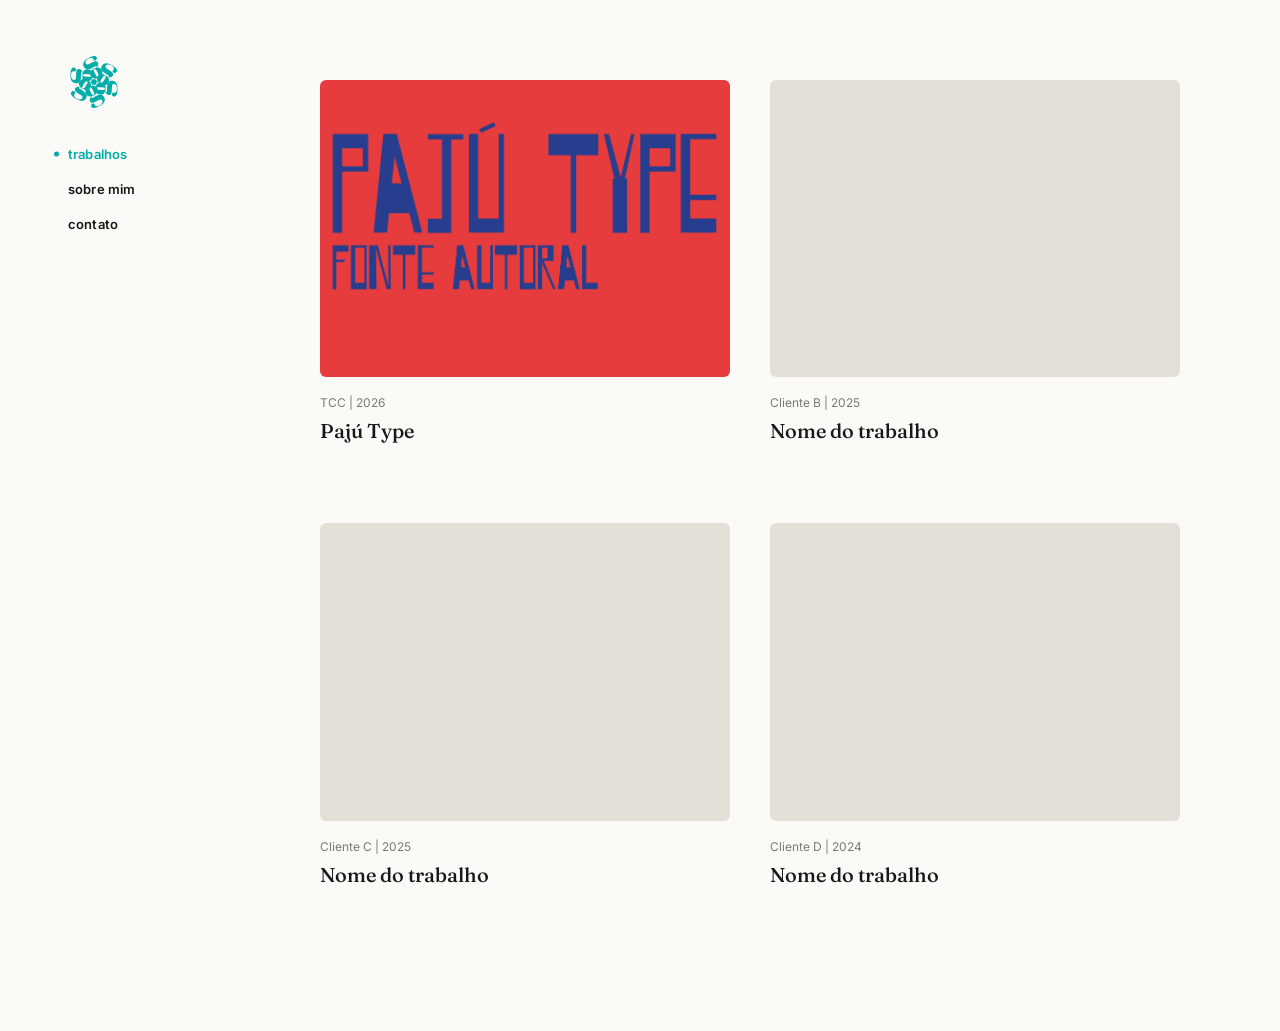
<file: index.html>
<!DOCTYPE html>
<html lang="pt-BR">
<head>
<meta charset="UTF-8">
<meta name="viewport" content="width=device-width, initial-scale=1.0">
<title>[Seu Nome] — Design de produto</title>
<link rel="preconnect" href="https://fonts.googleapis.com">
<link href="https://fonts.googleapis.com/css2?family=Fraunces:ital,wght@0,400;0,500;1,500&family=Inter:wght@400;500;600;700&display=swap" rel="stylesheet">
<link rel="stylesheet" href="style.css">
</head>
<body>
  <div class="shell">
    <aside class="sidebar" id="sidebar"></aside>

    <main class="main">
      <div class="work-grid" id="work-grid"></div>
    </main>
  </div>

  <script src="data.js"></script>
  <script src="components.js"></script>
  <script>
    window.ACTIVE_NAV = "trabalhos";

    function renderWorkGrid() {
      const grid = document.getElementById("work-grid");
      grid.innerHTML = PROJECTS.map(p => `
        <a class="work-card" href="trabalho.html?slug=${p.slug}">
          <div class="work-thumb">
            ${p.cover ? `<img src="${p.cover}" alt="${p.title}">` : ""}
          </div>
          <p class="meta-line">${p.client} | ${p.year}</p>
          <p class="work-title">${p.title}</p>
        </a>
      `).join("");
    }
    document.addEventListener("DOMContentLoaded", renderWorkGrid);
  </script>
</body>
</html>
</file>
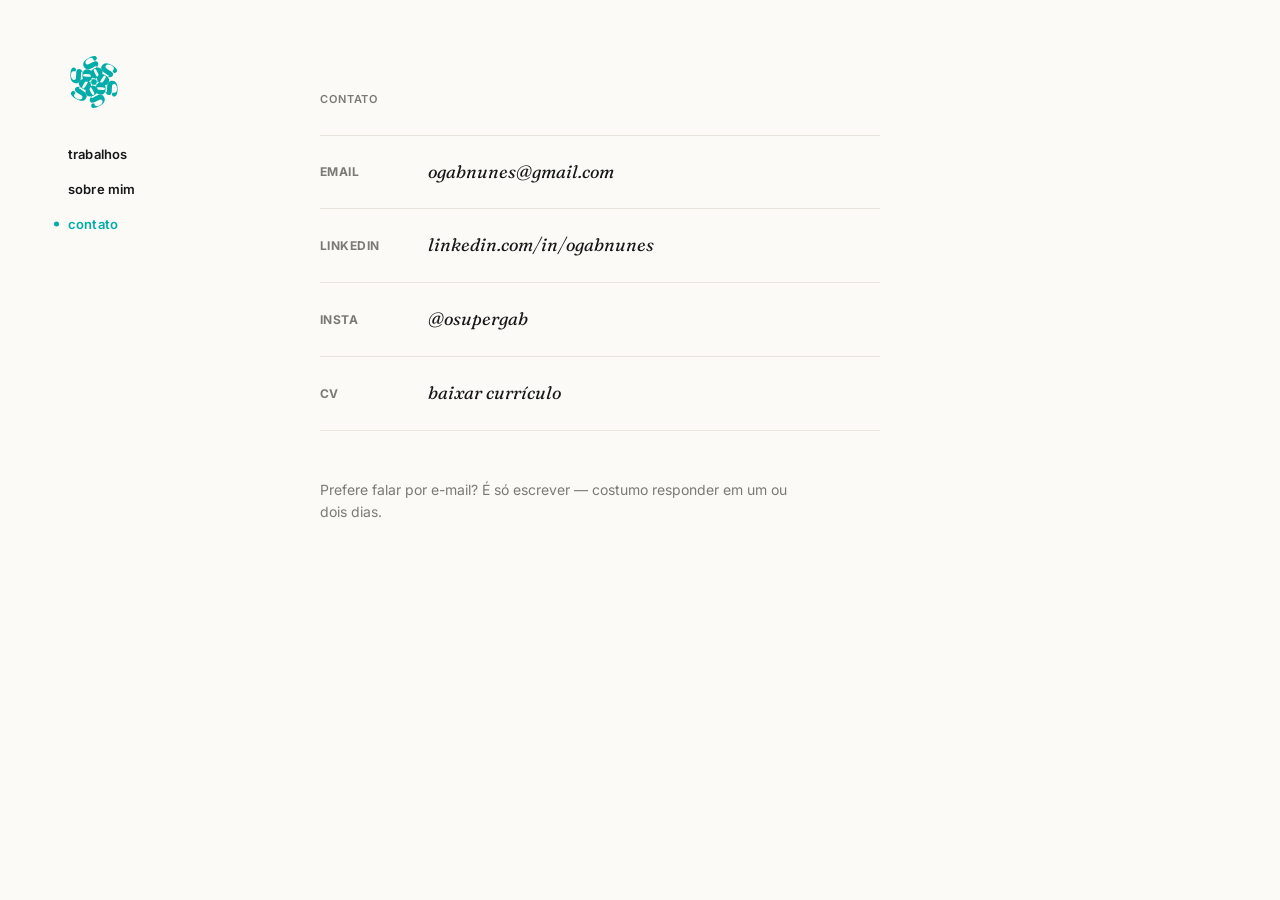
<file: contato.html>
<!DOCTYPE html>
<html lang="pt-BR">
<head>
<meta charset="UTF-8">
<meta name="viewport" content="width=device-width, initial-scale=1.0">
<title>Contato — [Seu Nome]</title>
<link rel="preconnect" href="https://fonts.googleapis.com">
<link href="https://fonts.googleapis.com/css2?family=Fraunces:ital,wght@0,400;0,500;1,500&family=Inter:wght@400;500;600;700&display=swap" rel="stylesheet">
<link rel="stylesheet" href="style.css">
</head>
<body>
  <div class="shell">
    <aside class="sidebar" id="sidebar"></aside>

    <main class="main">
      <p class="eyebrow" style="margin-bottom:26px;">contato</p>

      <div class="contact-list" id="contact-list"></div>

      <p class="contact-note">Prefere falar por e-mail? É só escrever — costumo responder em um ou dois dias.</p>
    </main>
  </div>

  <script src="data.js"></script>
  <script src="components.js"></script>
  <script>
    window.ACTIVE_NAV = "contato";

    document.addEventListener("DOMContentLoaded", () => {
      const rows = [
        { label: "email", value: SITE.email, href: `mailto:${SITE.email}` },
        { label: "linkedin", value: SITE.linkedin, href: `https://${SITE.linkedin}` },
        { label: "insta", value: SITE.instagram, href: `https://instagram.com/${SITE.instagram.replace("@","")}` },
        { label: "cv", value: "baixar currículo", href: SITE.cv },
      ];

      document.getElementById("contact-list").innerHTML = rows.map(r => `
        <a class="contact-row" href="${r.href}" target="_blank" rel="noopener">
          <span class="label">${r.label}</span>
          <span class="value">${r.value}</span>
          <span class="arrow">&rarr;</span>
        </a>
      `).join("");
    });
  </script>
</body>
</html>
</file>
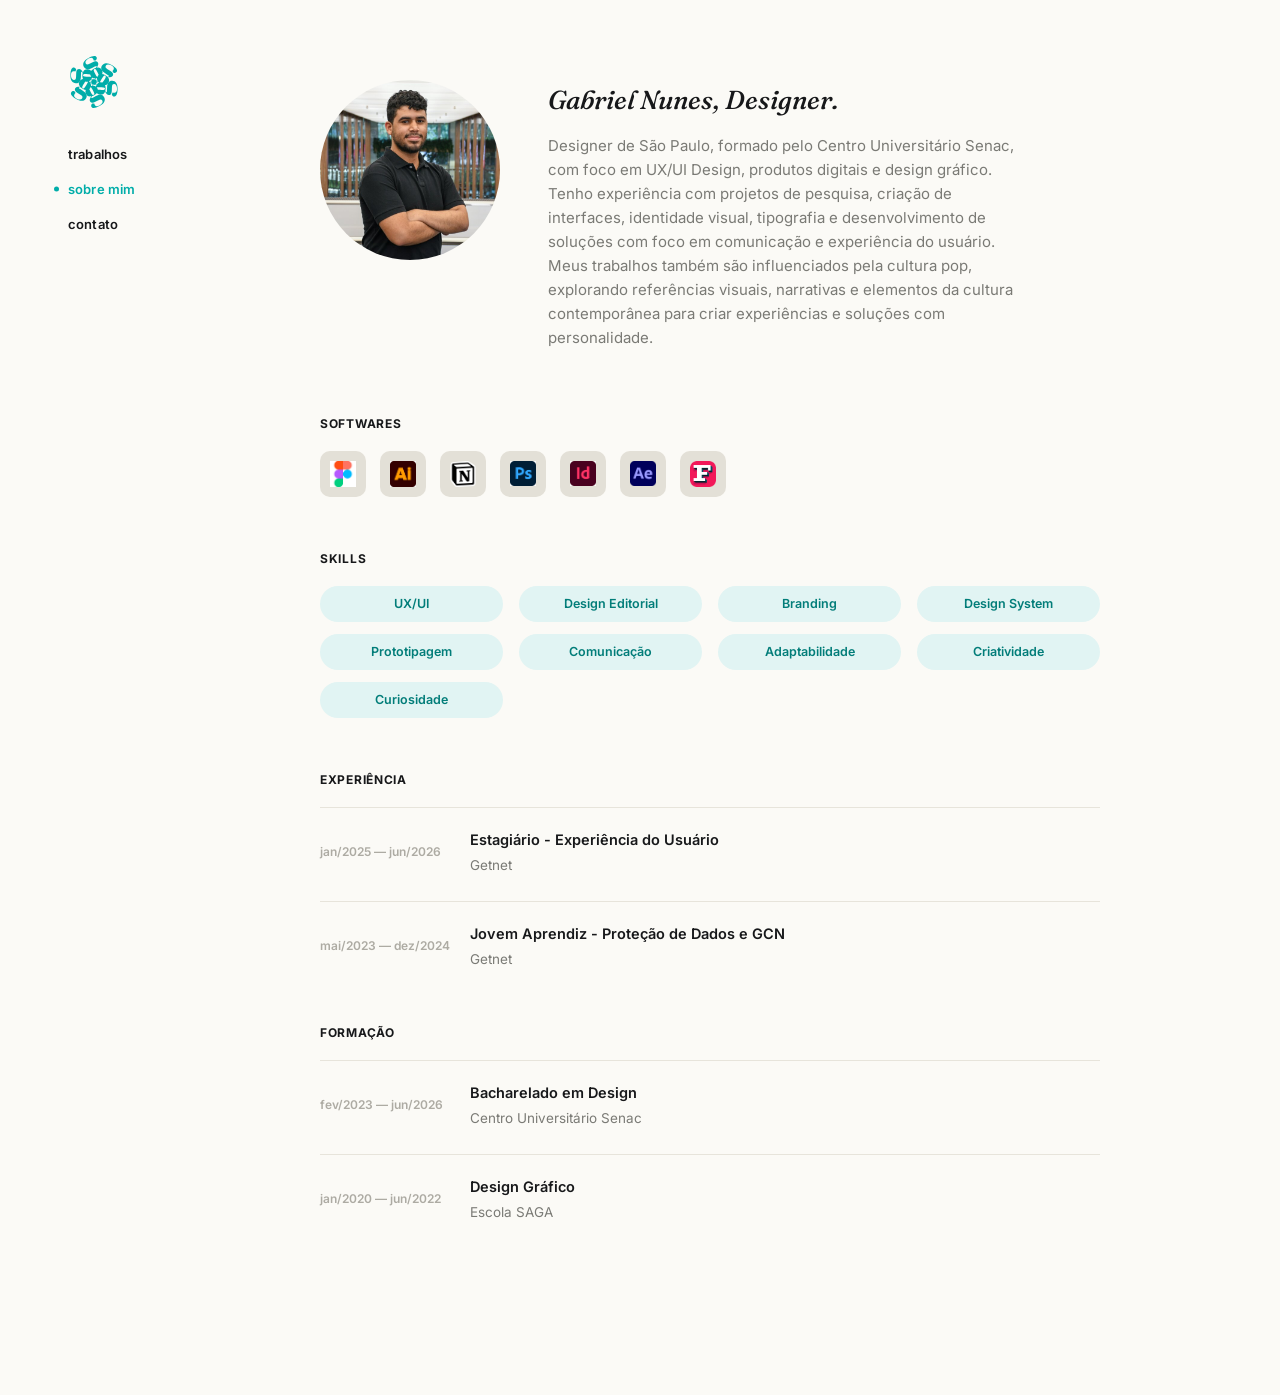
<file: sobre.html>
<!DOCTYPE html>
<html lang="pt-BR">
<head>
<meta charset="UTF-8">
<meta name="viewport" content="width=device-width, initial-scale=1.0">
<title>Sobre — [Seu Nome]</title>
<link rel="preconnect" href="https://fonts.googleapis.com">
<link href="https://fonts.googleapis.com/css2?family=Fraunces:ital,wght@0,400;0,500;1,500&family=Inter:wght@400;500;600;700&display=swap" rel="stylesheet">
<link rel="stylesheet" href="style.css">
</head>
<body>
  <div class="shell">
    <aside class="sidebar" id="sidebar"></aside>

    <main class="main">
      <div class="about-top">
        <div class="about-photo" id="about-photo"></div>
        <div class="about-copy">
          <h1 id="about-name"></h1>
          <p id="about-intro"></p>
        </div>
      </div>

      <div class="about-section">
        <p class="section-label">softwares</p>
        <div class="software-row" id="software-row"></div>
      </div>

      <div class="about-section">
        <p class="section-label">skills</p>
        <div class="skills-grid" id="skills-grid"></div>
      </div>

      <div class="about-section">
        <p class="section-label">experiência</p>
        <div class="timeline" id="experience-list"></div>
      </div>

      <div class="about-section">
        <p class="section-label">formação</p>
        <div class="timeline" id="education-list"></div>
      </div>
    </main>
  </div>

  <script src="data.js"></script>
  <script src="components.js"></script>
  <script>
    window.ACTIVE_NAV = "sobre";

    document.addEventListener("DOMContentLoaded", () => {
      document.getElementById("about-name").textContent = `${SITE.name}, ${SITE.role}.`;

      if (ABOUT.photo) {
        document.getElementById("about-photo").innerHTML = `<img src="${ABOUT.photo}" alt="${SITE.name}">`;
      }
      document.getElementById("about-intro").innerHTML = ABOUT.intro.split("\n\n").map(p => `<p>${p}</p>`).join("");

      document.getElementById("software-row").innerHTML = ABOUT.softwares.map(s => `
        <div class="software-chip" title="${s.name}"><img src="${s.icon}" alt="${s.name}"></div>
      `).join("");

      document.getElementById("skills-grid").innerHTML = ABOUT.skills.map(s => `
        <div class="skill-pill">${s}</div>
      `).join("");

      document.getElementById("experience-list").innerHTML = ABOUT.experience.map(e => `
        <div class="timeline-item">
          <p class="period">${e.period}</p>
          <div>
            <p class="role">${e.role}</p>
            <p class="org">${e.org}</p>
          </div>
        </div>
      `).join("");

      document.getElementById("education-list").innerHTML = ABOUT.education.map(e => `
        <div class="timeline-item">
          <p class="period">${e.period}</p>
          <div>
            <p class="role">${e.role}</p>
            <p class="org">${e.org}</p>
          </div>
        </div>
      `).join("");
    });
  </script>
</body>
</html>
</file>
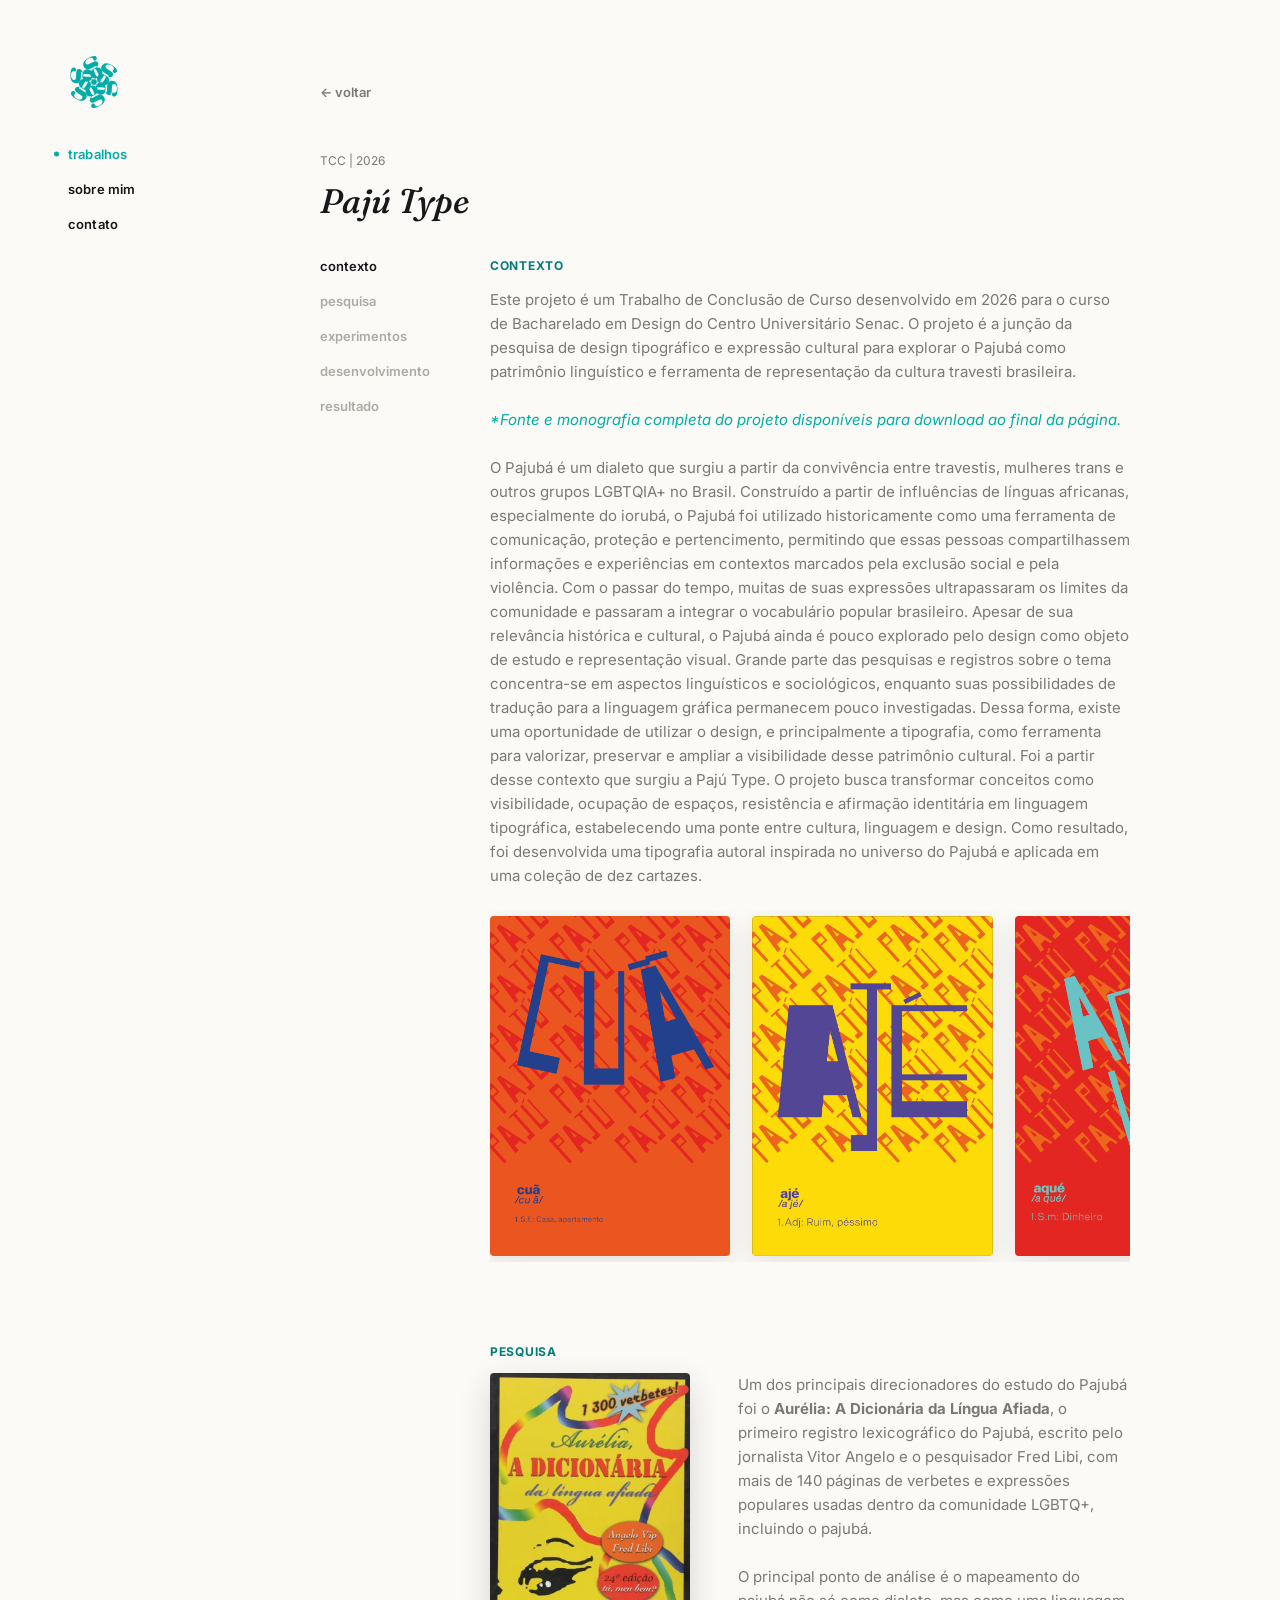
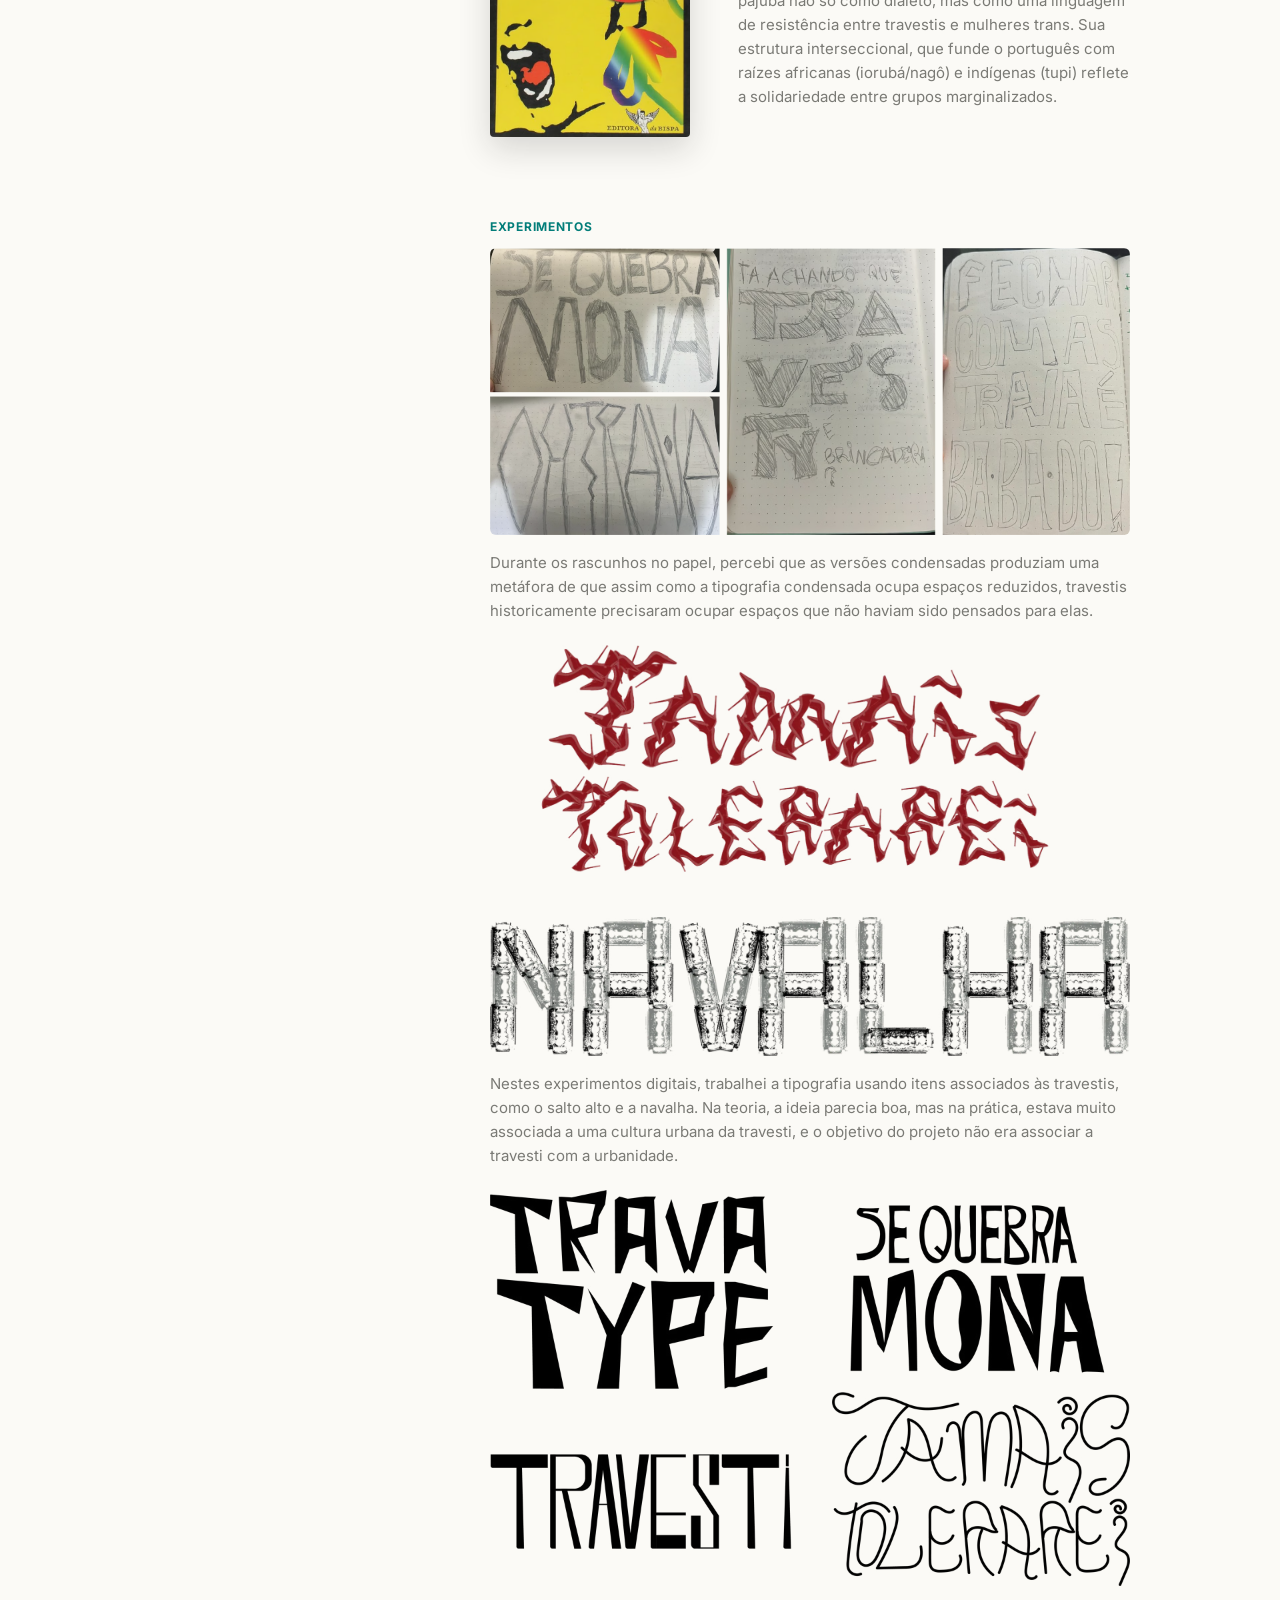
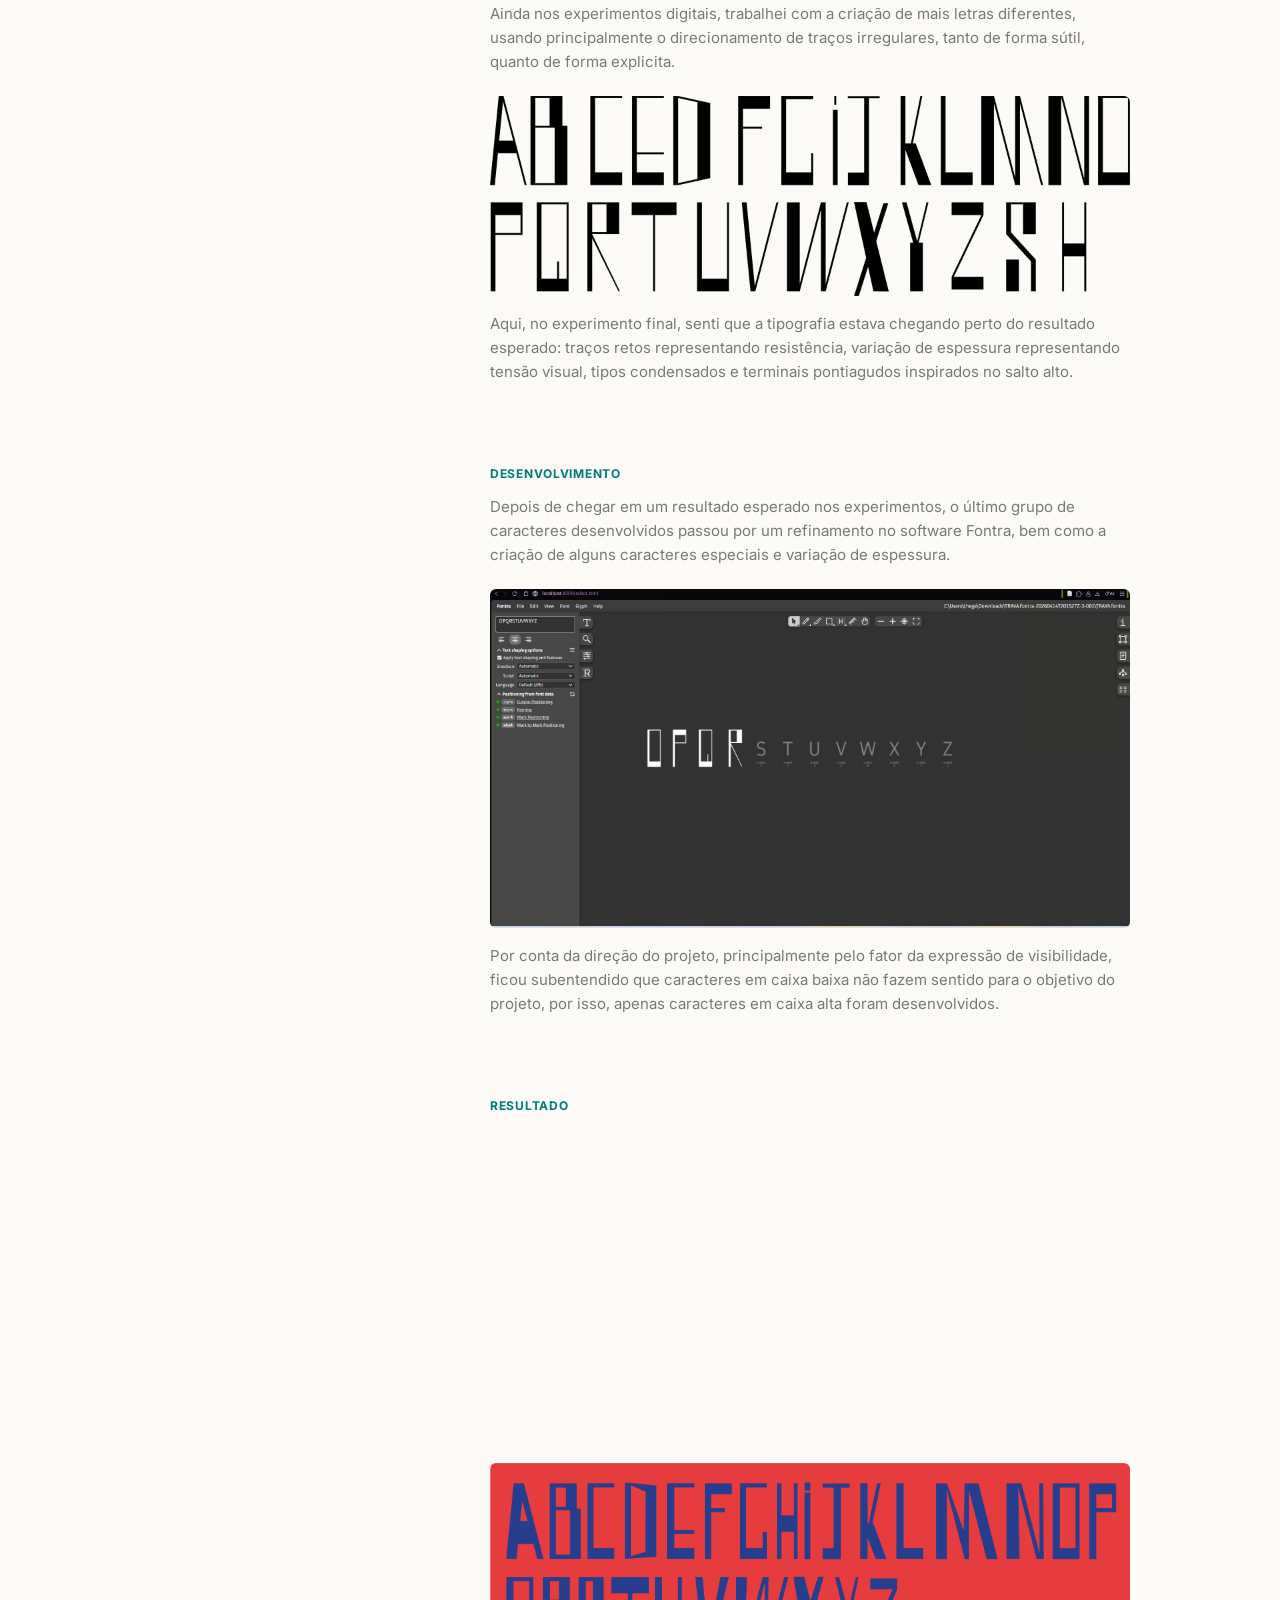
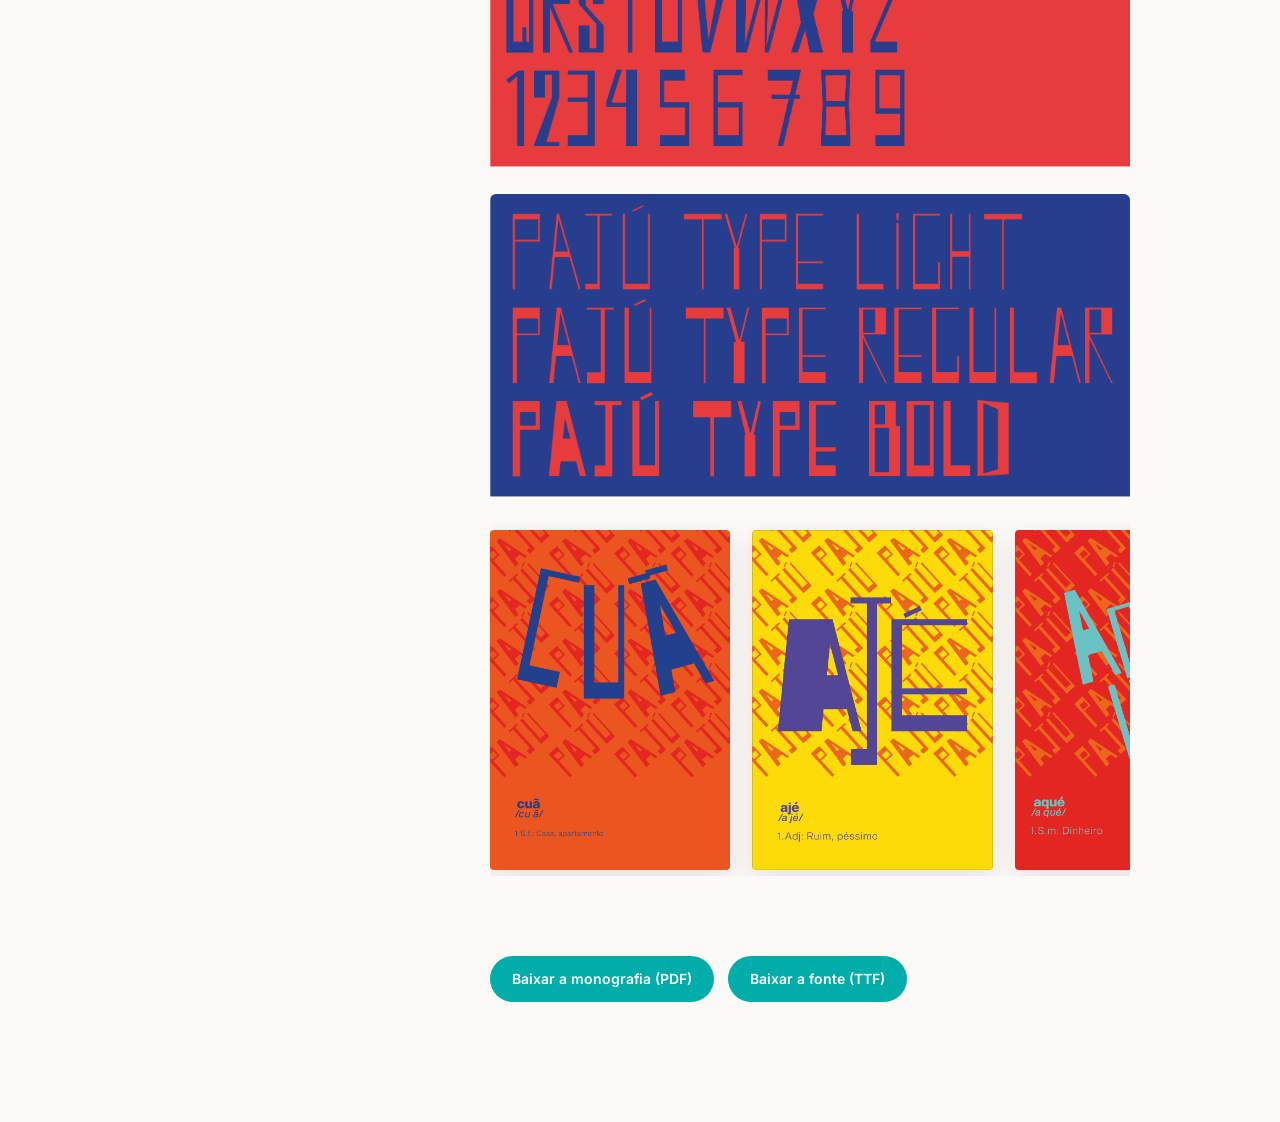
<file: trabalho.html>
<!DOCTYPE html>
<html lang="pt-BR">
<head>
<meta charset="UTF-8">
<meta name="viewport" content="width=device-width, initial-scale=1.0">
<title>Trabalho — [Seu Nome]</title>
<link rel="preconnect" href="https://fonts.googleapis.com">
<link href="https://fonts.googleapis.com/css2?family=Fraunces:ital,wght@0,400;0,500;1,500&family=Inter:wght@400;500;600;700&display=swap" rel="stylesheet">
<link rel="stylesheet" href="style.css">
</head>
<body>
  <div class="shell">
    <aside class="sidebar" id="sidebar"></aside>

    <main class="main" id="main-content">
      <!-- preenchido via JS -->
    </main>
  </div>

  <script src="data.js"></script>
  <script src="components.js"></script>
  <script>
    window.ACTIVE_NAV = "trabalhos";

    function getSlug() {
      const params = new URLSearchParams(window.location.search);
      return params.get("slug") || (PROJECTS[0] && PROJECTS[0].slug);
    }

    function imageWithCaption(src, caption) {
      return `
        <div class="phase-image-with-caption">
          <img src="${src}" alt="${caption || ""}" loading="lazy">
          ${caption ? `<p class="image-caption">${caption}</p>` : ""}
        </div>
      `;
    }

    function phaseVideo(src) {
      return `
        <div class="phase-video">
          <video src="${src}" autoplay loop muted playsinline></video>
        </div>
      `;
    }

    function posterCarousel(project) {
      if (!project || !project.gallery || !project.gallery.length) return "";
      // itens duplicados para permitir o loop infinito sem emenda
      const items = project.gallery.map((src, i) => `
        <div class="poster-item"><img src="${src}" alt="${project.title} — cartaz ${ (i % project.gallery.length) + 1 }" loading="lazy"></div>
      `).join("");
      return `<div class="poster-carousel">
        <div class="poster-track">
          ${items}
          ${items}
        </div>
      </div>`;
    }

    function phaseImages(phase, project) {
      if (phase.image || (Array.isArray(phase.extraImages) && phase.extraImages.length)) {
        let html = "";
        if (phase.image) html += imageWithCaption(phase.image, phase.imageCaption);
        if (Array.isArray(phase.extraImages)) {
          html += phase.extraImages.map(item => imageWithCaption(item.image, item.caption)).join("");
        }
        return html;
      }

      if (phase.id === "contexto" && project && project.gallery && project.gallery.length) {
        return posterCarousel(project);
      }

      if (phase.layout === "triple") {
        return `<div class="image-row">
          <div class="phase-image"></div>
          <div class="phase-image"></div>
          <div class="phase-image"></div>
        </div>`;
      }
      return `<div class="phase-image"></div>`;
    }

    function renderPhaseBody(ph, project) {
      if (ph.layout === "book") {
        return `
          <div class="phase-book">
            <div class="phase-book-cover">
              <img src="${ph.bookCover}" alt="Capa do livro Aurélia: A Dicionária da Língua Afiada">
            </div>
            <div class="phase-book-text">
              <p>${ph.text}</p>
            </div>
          </div>
        `;
      }
      return `
        ${ph.text ? `<p>${ph.text}</p>` : ""}
        ${ph.video ? phaseVideo(ph.video) : ""}
        ${phaseImages(ph, project)}
        ${ph.showGallery ? posterCarousel(project) : ""}
      `;
    }

    function renderProject() {
      const project = PROJECTS.find(p => p.slug === getSlug());
      const main = document.getElementById("main-content");

      if (!project) {
        main.innerHTML = `<p class="meta-line">Projeto não encontrado. <a href="index.html" style="color:var(--teal)">Voltar</a></p>`;
        return;
      }

      main.innerHTML = `
        <a class="back-link" href="index.html">&larr; voltar</a>

        <div class="project-header">
          <p class="meta-line">${project.client} | ${project.year}</p>
          <h1>${project.title}</h1>
        </div>

        <div class="project-body">
          <nav class="phase-nav" id="phase-nav">
            ${project.phases.map((ph, i) => `<a href="#${ph.id}" data-id="${ph.id}" class="${i === 0 ? "active" : ""}">${ph.label}</a>`).join("")}
          </nav>

          <div class="project-sections">
            ${project.phases.map(ph => `
              <section class="phase-section" id="${ph.id}">
                <h2>${ph.heading}</h2>
                ${renderPhaseBody(ph, project)}
              </section>
            `).join("")}
            ${Array.isArray(project.downloads) && project.downloads.length ? `
              <div class="downloads">
                ${project.downloads.map(d => `<a class="download-btn" href="${d.file}" download>${d.label}</a>`).join("")}
              </div>
            ` : ""}
          </div>
        </div>
      `;

      setupScrollSpy(project.phases.map(ph => ph.id));
    }

    function setupScrollSpy(ids) {
      const links = document.querySelectorAll(".phase-nav a");
      const sections = ids.map(id => document.getElementById(id)).filter(Boolean);

      const observer = new IntersectionObserver((entries) => {
        entries.forEach(entry => {
          if (entry.isIntersecting) {
            links.forEach(l => l.classList.remove("active"));
            const match = document.querySelector(`.phase-nav a[data-id="${entry.target.id}"]`);
            if (match) match.classList.add("active");
          }
        });
      }, { rootMargin: "-20% 0px -70% 0px", threshold: 0 });

      sections.forEach(s => observer.observe(s));
    }

    document.addEventListener("DOMContentLoaded", renderProject);
  </script>
</body>
</html>
</file>
<file: style.css>
/* ============================================================
   Design tokens
   ============================================================ */
:root {
  --paper: #FBFAF6;
  --paper-soft: #F3F1EA;
  --ink: #17181A;
  --ink-soft: #7A7A75;
  --ink-faint: #ADABA3;
  --line: #E7E4DB;
  --placeholder: #E3E0D7;
  --placeholder-dark: #D3CFC2;
  --teal: #00ADA9;
  --teal-deep: #027D79;
  --teal-wash: #E1F4F3;

  --font-display: 'Fraunces', serif;
  --font-body: 'Inter', sans-serif;

  --sidebar-w: 220px;
  --content-max: 640px;
  --gutter: 80px;
}

* { box-sizing: border-box; }

html { scroll-behavior: smooth; }

body {
  margin: 0;
  min-height: 100vh;
  display: flex;
  justify-content: center;
  background: var(--paper);
  color: var(--ink);
  font-family: var(--font-body);
  font-size: 15px;
  line-height: 1.6;
  -webkit-font-smoothing: antialiased;
}

a { color: inherit; text-decoration: none; }

img { max-width: 100%; display: block; }

/* ============================================================
   Layout shell
   ============================================================ */
.shell {
  display: flex;
  min-height: 100vh;
  width: min(1240px, 100%);
}

.sidebar {
  width: var(--sidebar-w);
  flex-shrink: 0;
  padding: 56px 0 40px 48px;
  position: sticky;
  top: 0;
  align-self: flex-start;
  height: 100vh;
}

.logo {
  width: 52px;
  height: 52px;
  margin-bottom: 34px;
  display: block;
  transition: transform .2s ease;
}

.logo:hover {
  transform: scale(1.08);
}

.logo img,
.logo svg {
  width: 100%;
  height: 100%;
}

.logo-path {
  stroke-dasharray: 900;
  stroke-dashoffset: 900;
  animation: draw 1.6s cubic-bezier(.65,0,.35,1) forwards;
}

@keyframes draw {
  to { stroke-dashoffset: 0; }
}

@media (prefers-reduced-motion: reduce) {
  .logo-path { animation: none; stroke-dashoffset: 0; }
}

nav.primary-nav { display: flex; flex-direction: column; gap: 10px; }

nav.primary-nav a {
  font-size: 13px;
  font-weight: 600;
  letter-spacing: 0.01em;
  color: var(--ink);
  width: fit-content;
  position: relative;
  padding: 2px 0;
  transition: color .15s ease;
}

nav.primary-nav a:hover { color: var(--teal); }

nav.primary-nav a.active { color: var(--teal); }

nav.primary-nav a.active::after {
  content: "";
  position: absolute;
  left: -14px;
  top: 50%;
  transform: translateY(-50%);
  width: 5px;
  height: 5px;
  border-radius: 50%;
  background: var(--teal);
}

.text-highlight {
  color: var(--teal);
}

.main {
  flex: 1;
  padding: 80px var(--gutter) 120px;
  min-width: 0;
}

/* ============================================================
   Eyebrow / meta text
   ============================================================ */
.eyebrow {
  font-size: 11px;
  font-weight: 600;
  letter-spacing: 0.08em;
  text-transform: uppercase;
  color: var(--ink-soft);
}

.meta-line {
  font-size: 12px;
  color: var(--ink-soft);
  margin-bottom: 3px;
}

/* ============================================================
   Work list (index)
   ============================================================ */
.intro-block {
  max-width: var(--content-max);
  margin-bottom: 64px;
}

.intro-block h1 {
  font-family: var(--font-display);
  font-weight: 500;
  font-style: italic;
  font-size: 32px;
  line-height: 1.35;
  margin: 10px 0 14px;
  color: var(--ink);
}

.intro-block p {
  color: var(--ink-soft);
  font-size: 15px;
  max-width: 520px;
}

.work-grid {
  display: grid;
  grid-template-columns: repeat(2, minmax(0, 1fr));
  gap: 56px 40px;
  max-width: 900px;
}

.work-card { display: block; }

.work-thumb {
  aspect-ratio: 4 / 2.9;
  background: var(--placeholder);
  border-radius: 6px;
  overflow: hidden;
  margin-bottom: 16px;
  position: relative;
  transition: transform .35s cubic-bezier(.2,.8,.2,1);
}

.work-thumb img {
  width: 100%; height: 100%; object-fit: cover;
}

.work-card:hover .work-thumb { transform: translateY(-4px); }

.work-thumb::after {
  content: "";
  position: absolute;
  inset: 0;
  background: linear-gradient(135deg, transparent 60%, rgba(21,158,144,0.10));
  opacity: 0;
  transition: opacity .3s ease;
}

.work-card:hover .work-thumb::after { opacity: 1; }

.work-title {
  font-family: var(--font-display);
  font-weight: 500;
  font-size: 20px;
  color: var(--ink);
  transition: color .15s ease;
  margin-top: 0;
}

.work-card:hover .work-title { color: var(--teal-deep); }

@media (max-width: 760px) {
  .work-grid { grid-template-columns: 1fr; }
}

/* ============================================================
   Project detail page
   ============================================================ */
.back-link {
  font-size: 13px;
  font-weight: 600;
  color: var(--ink-soft);
  display: inline-flex;
  align-items: center;
  gap: 6px;
  margin-bottom: 36px;
  transition: color .15s ease, gap .15s ease;
}
.back-link:hover { color: var(--teal); gap: 9px; }

.project-header { max-width: var(--content-max); margin-bottom: 28px; }

.project-header .meta-line {
  margin-bottom: 3px;
}

.project-header h1 {
  font-family: var(--font-display);
  font-style: italic;
  font-weight: 500;
  font-size: 34px;
  margin: 4px 0 0;
}

.project-body { display: flex; gap: 40px; align-items: flex-start; }

.phase-nav {
  width: 130px;
  flex-shrink: 0;
  position: sticky;
  top: 56px;
  display: flex;
  flex-direction: column;
  gap: 14px;
}

.phase-nav a {
  font-size: 13px;
  font-weight: 600;
  color: var(--ink-faint);
  transition: color .15s ease;
}
.phase-nav a.active,
.phase-nav a:hover { color: var(--ink); }

.project-sections { flex: 1; max-width: var(--content-max); }

.downloads {
  display: flex;
  flex-wrap: wrap;
  gap: 14px;
  margin-top: 40px;
}
.download-btn {
  display: inline-flex;
  align-items: center;
  font-family: var(--font-body);
  font-size: 14px;
  font-weight: 600;
  color: #fff;
  background: var(--teal);
  border-radius: 24px;
  padding: 12px 22px;
  text-decoration: none;
  transition: background .15s ease, transform .15s ease;
}
.download-btn:hover { background: var(--teal-deep); transform: translateY(-1px); }

.phase-section { margin-bottom: 80px; scroll-margin-top: 56px; }

.phase-section h2 {
  font-family: var(--font-body);
  font-size: 12px;
  font-weight: 700;
  letter-spacing: 0.06em;
  text-transform: uppercase;
  color: var(--teal-deep);
  margin: 0 0 12px;
}

.phase-section p {
  color: var(--ink-soft);
  margin: 0 0 22px;
  max-width: 700px;
}

.phase-image {
  background: var(--placeholder);
  border-radius: 6px;
  aspect-ratio: 16/10;
  margin-bottom: 8px;
}

.phase-image img { width:100%; height:100%; object-fit:cover; border-radius:6px; }

.phase-video {
  margin-bottom: 16px;
}

.phase-video video {
  width: 100%;
  height: auto;
  display: block;
  border-radius: 6px;
}

.phase-image-with-caption {
  margin-bottom: 8px;
}

.phase-image-with-caption img {
  width: 100%;
  height: auto;
  display: block;
  border-radius: 6px;
  margin-bottom: 16px;
}

.image-caption {
  font-size: 15px;
  color: var(--ink-soft);
  margin: 0;
  line-height: 1.6;
}

/* ============================================================
   Marca Pessoal — interactive hero (mouse-reactive blobs)
   ============================================================ */
.mp-hero {
  position: relative;
  overflow: hidden;
  border-radius: 16px;
  background: #17181A;
  margin-bottom: 44px;
  isolation: isolate;
}

.mp-blobs {
  position: absolute;
  inset: 0;
  z-index: 0;
  pointer-events: none;
}

.mp-blob {
  position: absolute;
  border-radius: 50%;
  background: var(--c);
  opacity: 0.9;
  filter: blur(6px);
  transition: transform .18s ease-out;
  will-change: transform;
}

.mp-header {
  position: relative;
  z-index: 1;
  padding: 64px 48px;
  margin: 0;
}

.mp-header .meta-line { color: rgba(255,255,255,0.7); }
.mp-header h1 { color: #fff; }

/* ============================================================
   Marca Pessoal — value cards
   ============================================================ */
.value-cards {
  display: grid;
  grid-template-columns: repeat(2, 1fr);
  gap: 14px;
  margin: 4px 0 24px;
}

.value-card {
  border: 2px solid var(--card-color);
  border-radius: 12px;
  overflow: hidden;
  transition: transform .15s ease, box-shadow .15s ease;
}

.value-card:hover {
  transform: translateY(-3px);
  box-shadow: 0 10px 24px rgba(0,0,0,0.10);
}

.value-card-title {
  margin: 0;
  padding: 14px 18px;
  background: var(--card-color);
  color: #fff;
  font-weight: 700;
  font-size: 18px;
}

.value-card-text {
  margin: 0;
  padding: 14px 18px;
  color: var(--ink-soft);
  font-size: 14px;
}

/* ============================================================
   Marca Pessoal — interactive color palette
   ============================================================ */
.palette-grid {
  display: grid;
  grid-template-columns: repeat(4, 1fr);
  gap: 14px;
  margin: 4px 0 24px;
}

.swatch {
  position: relative;
  display: block;
  width: 100%;
  border: none;
  padding: 0;
  border-radius: 12px;
  overflow: hidden;
  cursor: pointer;
  font-family: var(--font-body);
  background: none;
}

.swatch-fill {
  display: block;
  height: 120px;
  background: var(--swatch);
  transition: transform .2s ease;
}

.swatch:hover .swatch-fill { transform: scale(1.04); }

.swatch-info {
  display: block;
  padding: 12px 14px;
  text-align: left;
  background: var(--paper-soft);
}

.swatch-hex {
  display: block;
  font-weight: 700;
  color: var(--ink);
  font-size: 14px;
}

.swatch-rgb, .swatch-cmyk {
  display: block;
  font-size: 11px;
  color: var(--ink-soft);
  max-height: 0;
  opacity: 0;
  overflow: hidden;
  transition: max-height .2s ease, opacity .2s ease;
}

.swatch:hover .swatch-rgb,
.swatch:hover .swatch-cmyk,
.swatch:focus-visible .swatch-rgb,
.swatch:focus-visible .swatch-cmyk {
  max-height: 20px;
  opacity: 1;
}

.swatch.copied::after {
  content: "copiado!";
  position: absolute;
  top: 8px;
  right: 8px;
  background: rgba(0,0,0,0.75);
  color: #fff;
  font-size: 11px;
  font-weight: 600;
  padding: 3px 8px;
  border-radius: 20px;
}

/* ============================================================
   Marca Pessoal — type specimens
   ============================================================ */
.specimens {
  display: grid;
  gap: 10px;
  margin: 4px 0 24px;
}

.specimen {
  display: flex;
  align-items: baseline;
  justify-content: space-between;
  gap: 16px;
  padding: 18px 22px;
  border: 1px solid var(--line);
  border-radius: 12px;
  transition: background .18s ease, border-color .18s ease;
}

.specimen:hover {
  background: var(--teal-wash);
  border-color: var(--teal);
}

.specimen-sample {
  font-size: 46px;
  line-height: 1;
  color: var(--ink);
  transition: color .18s ease;
}

.specimen:hover .specimen-sample { color: var(--teal-deep); }

.specimen-name {
  font-size: 13px;
  font-weight: 600;
  color: var(--ink-soft);
  white-space: nowrap;
}

/* ============================================================
   Mockups — products in one continuous line over a living band
   ============================================================ */
.mockup-strip {
  position: relative;
  overflow: hidden;
  border-radius: 14px;
  background: #17181A;
  height: 260px;
  margin: 4px 0 24px;
  isolation: isolate;
}

/* single continuous sliding typographic band */
.mk-band {
  position: absolute;
  top: 50%;
  left: 0;
  right: 0;
  height: 44%;
  transform: translateY(-50%);
  z-index: 0;
  pointer-events: none;
  background-image: url("assets/marca-pattern.png");
  background-repeat: repeat-x;
  background-size: auto 100%;
  opacity: 0.9;
  animation: mk-slide 24s linear infinite;
}

@keyframes mk-slide {
  from { background-position: 0 0; }
  to { background-position: -1047px 0; }
}

.mk-row {
  position: relative;
  z-index: 1;
  display: flex;
  align-items: center;
  justify-content: space-around;
  gap: 8px;
  height: 100%;
  padding: 0 12px;
}

.mk-item {
  position: relative;
  flex: 1 1 0;
  min-width: 0;
  height: 100%;
  display: grid;
  place-items: center;
}

/* rotating brand symbol behind a specific product */
.mk-spin {
  position: absolute;
  inset: 0;
  display: grid;
  place-items: center;
  z-index: 0;
  pointer-events: none;
}

.mk-spin img {
  width: 130px;
  max-width: 80%;
  opacity: 0.92;
  animation: mk-rotate 20s linear infinite;
}

@keyframes mk-rotate {
  from { transform: rotate(0deg); }
  to { transform: rotate(360deg); }
}

.mk-obj {
  position: relative;
  z-index: 1;
  max-width: 100%;
  max-height: 82%;
  object-fit: contain;
  filter: drop-shadow(0 14px 26px rgba(0,0,0,0.32));
  transition: transform .25s ease;
}

.mk-item:hover .mk-obj { transform: scale(1.06) rotate(-1deg); }

@media (prefers-reduced-motion: reduce) {
  .mk-band,
  .mk-spin img { animation: none; }
}

/* ============================================================
   Poster carousel — infinite sliding gallery
   ============================================================ */
.poster-carousel {
  position: relative;
  width: 100%;
  margin-top: 8px;
  margin-bottom: 8px;
  overflow: hidden;
}

.poster-track {
  display: flex;
  align-items: center;
  gap: 22px;
  width: max-content;
  padding: 6px 0;
  animation: poster-scroll 44s linear infinite;
}

.poster-carousel:hover .poster-track { animation-play-state: paused; }

.poster-item {
  flex: 0 0 auto;
  height: 340px;
  width: auto;
  border-radius: 4px;
  overflow: hidden;
  box-shadow: 0 8px 28px rgba(23,24,26,0.10);
  transition: transform .35s cubic-bezier(.2,.8,.2,1);
}

.poster-item:hover { transform: translateY(-4px); }

.poster-item img {
  height: 100%;
  width: auto;
  display: block;
}

@keyframes poster-scroll {
  from { transform: translateX(0); }
  to   { transform: translateX(-50%); }
}

@media (prefers-reduced-motion: reduce) {
  .poster-track { animation: none; }
}

@media (max-width: 760px) {
  .poster-item { height: 220px; }
}

.image-row {
  display: flex;
  gap: 16px;
}
.image-row .phase-image { flex: 1; aspect-ratio: 3/4.2; }

/* Fase com capa de livro: texto à esquerda, imagem à direita */
.phase-book {
  display: flex;
  gap: 48px;
  align-items: flex-start;
}
.phase-book-text { flex: 1; min-width: 0; }
.phase-book-text p { margin: 0; max-width: none; }
.phase-book-cover {
  width: 200px;
  flex-shrink: 0;
}
.phase-book-cover img {
  width: 100%;
  display: block;
  border-radius: 4px;
  box-shadow: 0 12px 32px rgba(23,24,26,0.16);
}

@media (max-width: 640px) {
  .phase-book { flex-direction: column; gap: 24px; }
  .phase-book-cover { width: 160px; }
}

/* ============================================================
   About page
   ============================================================ */
.about-top {
  display: flex;
  gap: 48px;
  align-items: flex-start;
  margin-bottom: 64px;
  max-width: 780px;
}

.about-photo {
  width: 180px;
  height: 180px;
  border-radius: 50%;
  background: var(--placeholder);
  flex-shrink: 0;
  overflow: hidden;
}
.about-photo img { width: 100%; height: 100%; object-fit: cover; }

.about-copy h1 {
  font-family: var(--font-display);
  font-style: italic;
  font-weight: 500;
  font-size: 26px;
  margin: 0 0 12px;
}
.about-copy p { color: var(--ink-soft); max-width: 480px; margin: 0; }

.section-label {
  font-size: 12px;
  font-weight: 700;
  letter-spacing: 0.06em;
  text-transform: uppercase;
  color: var(--ink);
  margin: 0 0 18px;
}

.about-section { max-width: 780px; margin-bottom: 52px; }

.software-row { display: flex; gap: 14px; flex-wrap: wrap; }
.software-chip {
  width: 46px; height: 46px;
  border-radius: 10px;
  background: var(--placeholder);
  display: flex; align-items: center; justify-content: center;
  transition: background .2s ease;
}
.software-chip img { width: 26px; height: 26px; object-fit: contain; }
.software-chip:hover { background: var(--teal-wash); }

.skills-grid {
  display: grid;
  grid-template-columns: repeat(4, 1fr);
  gap: 12px 16px;
}
.skill-pill {
  font-size: 12.5px;
  font-weight: 600;
  color: var(--teal-deep);
  background: var(--teal-wash);
  border-radius: 20px;
  padding: 8px 14px;
  text-align: center;
}

.timeline { display: flex; flex-direction: column; gap: 24px; }
.timeline-item {
  display: grid;
  grid-template-columns: 130px 1fr;
  gap: 20px;
  border-top: 1px solid var(--line);
  padding-top: 20px;
}
.timeline-item .period {
  font-size: 12px; color: var(--ink-faint); font-weight: 600; padding-top: 2px;
}
.timeline-item .role { font-weight: 600; font-size: 14.5px; margin: 0 0 4px; }
.timeline-item .org { color: var(--ink-soft); font-size: 13.5px; margin: 0; }

/* ============================================================
   Contact page
   ============================================================ */
.contact-list {
  max-width: 560px;
  border-top: 1px solid var(--line);
}
.contact-row {
  display: grid;
  grid-template-columns: 90px 1fr auto;
  align-items: center;
  gap: 18px;
  padding: 22px 0;
  border-bottom: 1px solid var(--line);
}
.contact-row .label {
  font-size: 12px;
  font-weight: 700;
  text-transform: uppercase;
  letter-spacing: 0.04em;
  color: var(--ink-soft);
}
.contact-row .value {
  font-family: var(--font-display);
  font-size: 18px;
  font-style: italic;
  color: var(--ink);
  transition: color .15s ease;
}
.contact-row .arrow {
  opacity: 0;
  transform: translateX(-6px);
  transition: all .2s ease;
  color: var(--teal);
}
.contact-row:hover .value { color: var(--teal-deep); }
.contact-row:hover .arrow { opacity: 1; transform: translateX(0); }

.contact-note {
  max-width: 480px;
  margin-top: 48px;
  color: var(--ink-soft);
  font-size: 14px;
}

/* ============================================================
   Responsive
   ============================================================ */
@media (max-width: 860px) {
  .shell { flex-direction: column; }
  .sidebar {
    position: relative;
    height: auto;
    width: 100%;
    padding: 32px 24px;
    display: flex;
    align-items: center;
    gap: 24px;
  }
  .logo { margin-bottom: 0; }
  nav.primary-nav { flex-direction: row; gap: 20px; }
  .main { padding: 32px 24px 80px; }
  .project-body { flex-direction: column; }
  .phase-nav { flex-direction: row; position: static; width: auto; gap: 20px; }
  .about-top { flex-direction: column; }
  .skills-grid { grid-template-columns: repeat(2, 1fr); }
  .contact-row { grid-template-columns: 70px 1fr; }
}

/* Refinamentos para telas pequenas */
@media (max-width: 860px) {
  .sidebar { padding: 24px 20px; gap: 20px; border-bottom: 1px solid var(--line); }
  nav.primary-nav {
    min-width: 0;
    flex: 1;
    gap: clamp(12px, 4vw, 24px);
    overflow-x: auto;
    scrollbar-width: none;
    white-space: nowrap;
  }
  nav.primary-nav::-webkit-scrollbar { display: none; }
  nav.primary-nav a.active::after { left: 50%; top: auto; bottom: -6px; transform: translateX(-50%); }
  .project-body { gap: 28px; }
  .phase-nav { max-width: 100%; overflow-x: auto; padding-bottom: 8px; scrollbar-width: thin; white-space: nowrap; }
  .phase-nav a { flex: 0 0 auto; }
  .phase-section { margin-bottom: 56px; }
  .image-row { gap: 10px; }
}

@media (max-width: 560px) {
  body { font-size: 14px; }
  .sidebar { flex-direction: column; align-items: flex-start; gap: 16px; }
  .logo { width: 44px; height: 44px; }
  nav.primary-nav { width: 100%; flex: none; gap: 22px; }
  .main { padding: 28px 20px 64px; }
  .work-grid { gap: 36px; }
  .work-thumb { margin-bottom: 12px; }
  .work-title { font-size: 19px; }
  .back-link { margin-bottom: 28px; }
  .project-header h1 { font-size: clamp(28px, 9vw, 34px); }
  .project-body { gap: 20px; }
  .phase-nav { gap: 16px; margin: 0 -20px; padding: 0 20px 10px; }
  .phase-section { margin-bottom: 48px; }
  .phase-section p, .image-caption { font-size: 14px; }
  .downloads { display: grid; gap: 10px; margin-top: 28px; }
  .download-btn { justify-content: center; width: 100%; }
  .poster-track { gap: 14px; }
  .poster-item { height: 190px; }
  .mp-header { padding: 40px 24px; }
  .value-cards { grid-template-columns: 1fr; }
  .palette-grid { grid-template-columns: repeat(2, 1fr); }
  .mockup-strip { height: 150px; }
  .mk-row { gap: 4px; padding: 0 6px; }
  .mk-spin img { width: 80px; }
  .specimen { padding: 14px 16px; }
  .specimen-sample { font-size: 34px; }
  .about-top { gap: 28px; margin-bottom: 48px; }
  .about-photo { width: 132px; height: 132px; }
  .about-copy h1 { font-size: 24px; }
  .about-section { margin-bottom: 42px; }
  .skills-grid { grid-template-columns: 1fr; gap: 10px; }
  .skill-pill { text-align: left; padding: 9px 14px; }
  .timeline-item { grid-template-columns: 1fr; gap: 4px; padding-top: 16px; }
  .contact-row { grid-template-columns: 1fr auto; gap: 4px 12px; padding: 18px 0; }
  .contact-row .label { grid-column: 1 / -1; }
  .contact-row .value { font-size: 17px; overflow-wrap: anywhere; }
  .contact-row .arrow { opacity: 1; transform: none; }
  .contact-note { margin-top: 34px; }
}

@media (max-width: 360px) {
  nav.primary-nav { gap: 16px; }
  nav.primary-nav a { font-size: 12px; }
  .main { padding-left: 16px; padding-right: 16px; }
  .phase-nav { margin-left: -16px; margin-right: -16px; padding-left: 16px; padding-right: 16px; }
}

/* Evita que conteúdos extensos ultrapassem a largura da tela. */
body { overflow-x: hidden; }

.main,
.project-body,
.project-sections,
.phase-book,
.phase-book-text,
.phase-image-with-caption { min-width: 0; }

.project-sections,
.phase-book-text { width: 100%; }

.phase-section p,
.image-caption,
.contact-row .value { overflow-wrap: anywhere; }

.phase-image,
.phase-image img,
.phase-image-with-caption img,
.phase-video,
.phase-video video,
.phase-book-cover img { max-width: 100%; }

@media (max-width: 860px) {
  .phase-book {
    flex-direction: column;
    gap: 24px;
    width: 100%;
  }

  .phase-book-cover { width: min(200px, 55vw); }
  .phase-book-text { flex-basis: auto; }

  .phase-nav {
    position: sticky;
    top: 0;
    z-index: 10;
    width: calc(100% + 40px);
    max-width: none;
    margin: 0 -20px;
    padding: 14px 20px 12px;
    background: var(--paper);
    border-bottom: 1px solid var(--line);
    box-shadow: 0 6px 12px rgba(23, 24, 26, 0.04);
  }
}

@media (max-width: 360px) {
  .phase-nav {
    width: calc(100% + 32px);
    margin-left: -16px;
    margin-right: -16px;
    padding-left: 16px;
    padding-right: 16px;
  }
}
</file>
